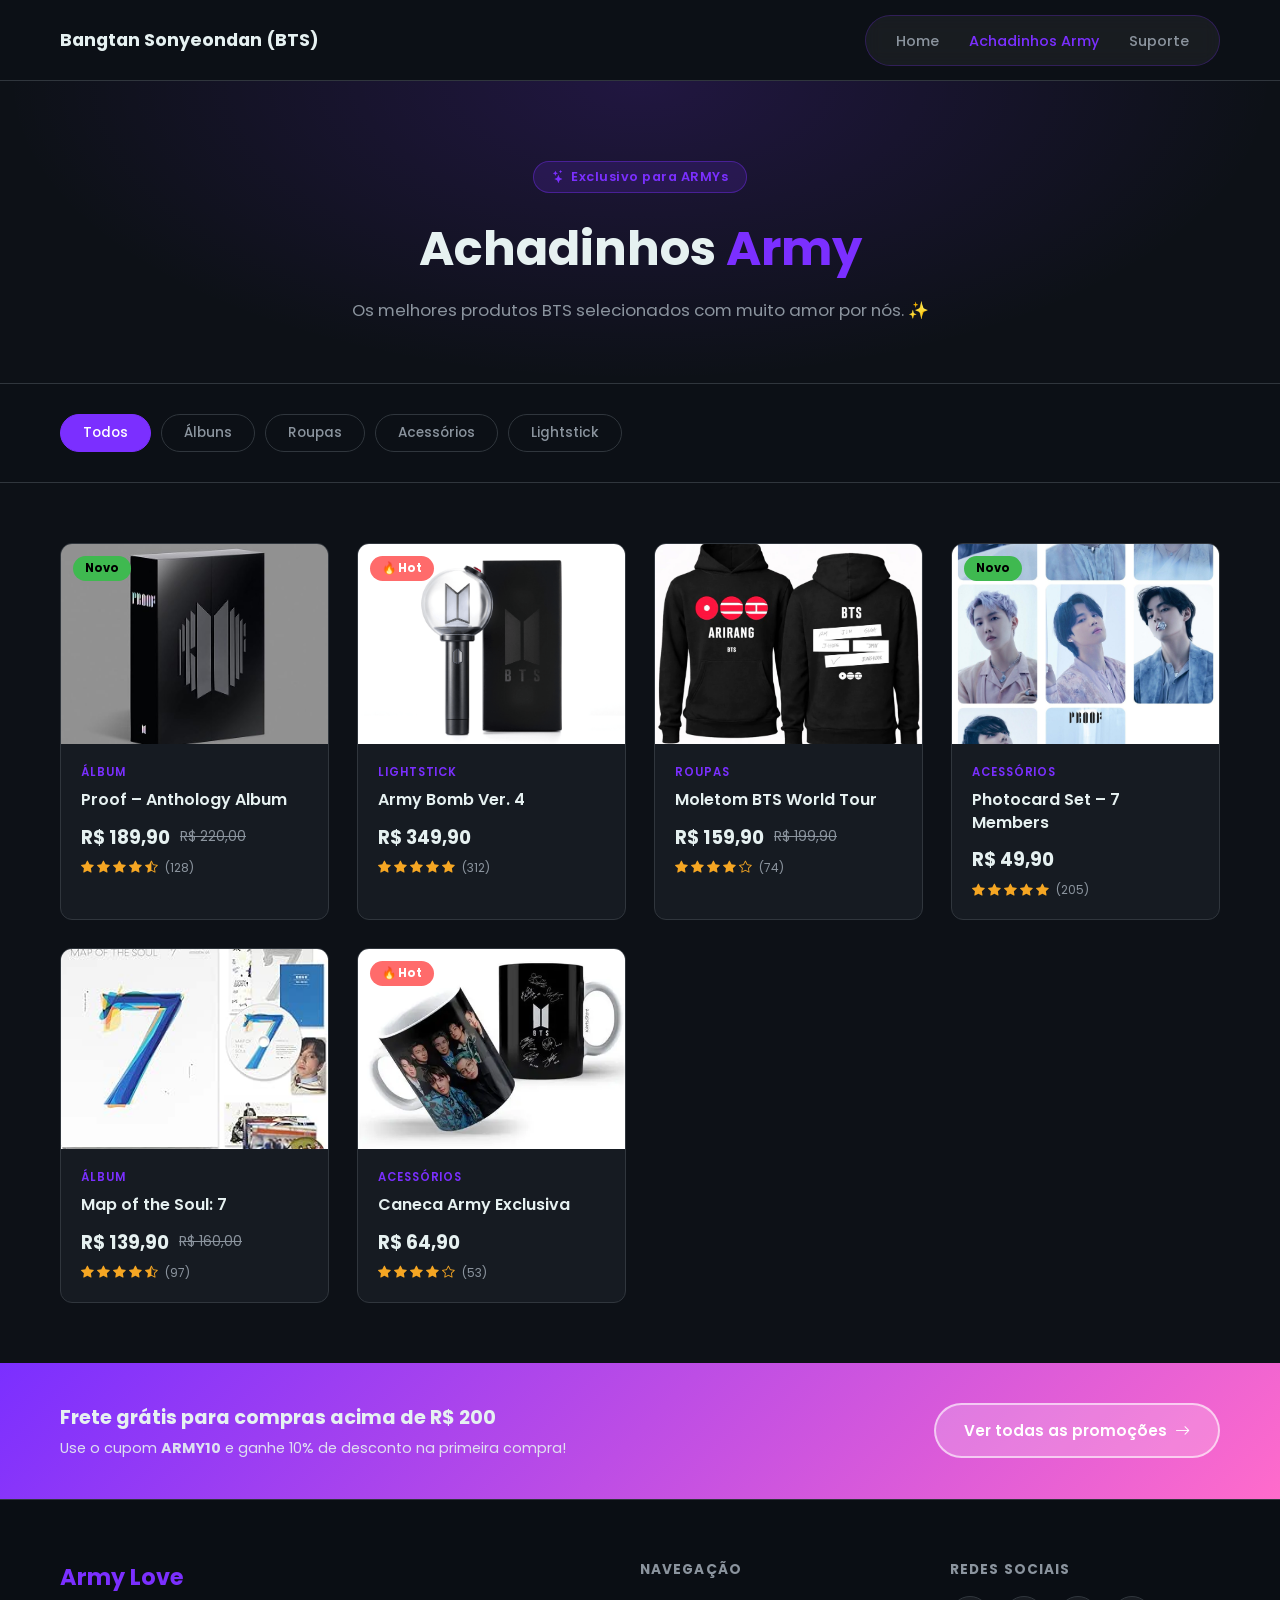
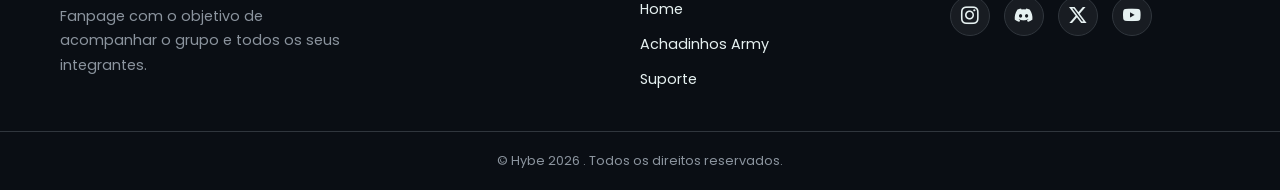
<file: pages/Achadinhos-army.html>
<!DOCTYPE html>
<html lang="pt-BR">

<head>
    <meta charset="UTF-8">
    <meta name="viewport" content="width=device-width, initial-scale=1.0">
    <title>Achadinhos Army – BTS Fan Page</title>
    <link href="https://fonts.googleapis.com/css2?family=Poppins:wght@300;400;600;700&display=swap" rel="stylesheet">
    <link rel="stylesheet" href="https://cdn.jsdelivr.net/npm/bootstrap-icons@1.11.3/font/bootstrap-icons.min.css">
    <link rel="stylesheet" href="../style.css">
</head>

<body>

    <!-- HEADER -->
    <header class="header-page">
        <div class="container header-container">
            <h1>Bangtan Sonyeondan (BTS)</h1>
            <nav>
                <ul class="header-menu">
                    <li><a href="../Index.html" class="item-menu">Home</a></li>
                    <li><a href="Achadinhos-army.html" class="item-menu active">Achadinhos Army</a></li>
                    <li><a href="suporte.html" class="item-menu">Suporte</a></li>
                </ul>
            </nav>
        </div>
    </header>

    <!-- HERO DA LOJA -->
    <section class="loja-hero">
        <div class="container">
            <span class="loja-badge"><i class="bi bi-stars"></i> Exclusivo para ARMYs</span>
            <h2>Achadinhos <span class="destaque">Army</span></h2>
            <p>Os melhores produtos BTS selecionados com muito amor por nós. ✨</p>
        </div>
    </section>

    <!-- FILTROS -->
    <section class="loja-filtros">
        <div class="container">
            <div class="filtros-wrapper">
                <button class="filtro-btn active" data-categoria="todos">Todos</button>
                <button class="filtro-btn" data-categoria="albuns">Álbuns</button>
                <button class="filtro-btn" data-categoria="roupas">Roupas</button>
                <button class="filtro-btn" data-categoria="acessorios">Acessórios</button>
                <button class="filtro-btn" data-categoria="lightstick">Lightstick</button>
            </div>
        </div>
    </section>

    <!-- GRADE DE PRODUTOS -->
    <section class="loja-produtos">
        <div class="container">
            <div class="produtos-grid">

                <!-- Card 1 -->
                <div class="produto-card" data-categoria="albuns">
                    <div class="produto-img">
                        <img src="/img/proof.jpg" alt="Álbum Proof">
                        <span class="badge-novo">Novo</span>
                        <div class="produto-overlay">
                            <a href="#" class="btn-comprar"><i class="bi bi-bag-plus"></i> Comprar</a>
                        </div>
                    </div>
                    <div class="produto-info">
                        <span class="produto-categoria">Álbum</span>
                        <h3 class="produto-nome">Proof – Anthology Album</h3>
                        <div class="produto-preco">
                            <span class="preco-atual">R$ 189,90</span>
                            <span class="preco-antigo">R$ 220,00</span>
                        </div>
                        <div class="produto-estrelas">
                            <i class="bi bi-star-fill"></i>
                            <i class="bi bi-star-fill"></i>
                            <i class="bi bi-star-fill"></i>
                            <i class="bi bi-star-fill"></i>
                            <i class="bi bi-star-half"></i>
                            <span>(128)</span>
                        </div>
                    </div>
                </div>

                <!-- Card 2 -->
                <div class="produto-card" data-categoria="lightstick">
                    <div class="produto-img">
                        <img src="/img/army-bomb-ver4.webp" alt="Lightstick">
                        <span class="badge-hot">🔥 Hot</span>
                        <div class="produto-overlay">
                            <a href="#" class="btn-comprar"><i class="bi bi-bag-plus"></i> Comprar</a>
                        </div>
                    </div>
                    <div class="produto-info">
                        <span class="produto-categoria">Lightstick</span>
                        <h3 class="produto-nome">Army Bomb Ver. 4</h3>
                        <div class="produto-preco">
                            <span class="preco-atual">R$ 349,90</span>
                        </div>
                        <div class="produto-estrelas">
                            <i class="bi bi-star-fill"></i>
                            <i class="bi bi-star-fill"></i>
                            <i class="bi bi-star-fill"></i>
                            <i class="bi bi-star-fill"></i>
                            <i class="bi bi-star-fill"></i>
                            <span>(312)</span>
                        </div>
                    </div>
                </div>

                <!-- Card 3 -->
                <div class="produto-card" data-categoria="roupas">
                    <div class="produto-img">
                        <img src="/img/Moletom.webp" alt="Moletom">
                        <div class="produto-overlay">
                            <a href="#" class="btn-comprar"><i class="bi bi-bag-plus"></i> Comprar</a>
                        </div>
                    </div>
                    <div class="produto-info">
                        <span class="produto-categoria">Roupas</span>
                        <h3 class="produto-nome">Moletom BTS World Tour</h3>
                        <div class="produto-preco">
                            <span class="preco-atual">R$ 159,90</span>
                            <span class="preco-antigo">R$ 199,90</span>
                        </div>
                        <div class="produto-estrelas">
                            <i class="bi bi-star-fill"></i>
                            <i class="bi bi-star-fill"></i>
                            <i class="bi bi-star-fill"></i>
                            <i class="bi bi-star-fill"></i>
                            <i class="bi bi-star"></i>
                            <span>(74)</span>
                        </div>
                    </div>
                </div>

                <!-- Card 4 -->
                <div class="produto-card" data-categoria="acessorios">
                    <div class="produto-img">
                        <img src="/img/R.jpg" alt="Photocard set">
                        <span class="badge-novo">Novo</span>
                        <div class="produto-overlay">
                            <a href="#" class="btn-comprar"><i class="bi bi-bag-plus"></i> Comprar</a>
                        </div>
                    </div>
                    <div class="produto-info">
                        <span class="produto-categoria">Acessórios</span>
                        <h3 class="produto-nome">Photocard Set – 7 Members</h3>
                        <div class="produto-preco">
                            <span class="preco-atual">R$ 49,90</span>
                        </div>
                        <div class="produto-estrelas">
                            <i class="bi bi-star-fill"></i>
                            <i class="bi bi-star-fill"></i>
                            <i class="bi bi-star-fill"></i>
                            <i class="bi bi-star-fill"></i>
                            <i class="bi bi-star-fill"></i>
                            <span>(205)</span>
                        </div>
                    </div>
                </div>

                <!-- Card 5 -->
                <div class="produto-card" data-categoria="albuns">
                    <div class="produto-img">
                        <img src="/img/map of the soul.jpg" alt="Map of the Soul">
                        <div class="produto-overlay">
                            <a href="#" class="btn-comprar"><i class="bi bi-bag-plus"></i> Comprar</a>
                        </div>
                    </div>
                    <div class="produto-info">
                        <span class="produto-categoria">Álbum</span>
                        <h3 class="produto-nome">Map of the Soul: 7</h3>
                        <div class="produto-preco">
                            <span class="preco-atual">R$ 139,90</span>
                            <span class="preco-antigo">R$ 160,00</span>
                        </div>
                        <div class="produto-estrelas">
                            <i class="bi bi-star-fill"></i>
                            <i class="bi bi-star-fill"></i>
                            <i class="bi bi-star-fill"></i>
                            <i class="bi bi-star-fill"></i>
                            <i class="bi bi-star-half"></i>
                            <span>(97)</span>
                        </div>
                    </div>
                </div>

                <!-- Card 6 -->
                <div class="produto-card" data-categoria="acessorios">
                    <div class="produto-img">
                        <img src="/img/Caneca.webp" alt="Caneca BTS">
                        <span class="badge-hot">🔥 Hot</span>
                        <div class="produto-overlay">
                            <a href="#" class="btn-comprar"><i class="bi bi-bag-plus"></i> Comprar</a>
                        </div>
                    </div>
                    <div class="produto-info">
                        <span class="produto-categoria">Acessórios</span>
                        <h3 class="produto-nome">Caneca Army Exclusiva</h3>
                        <div class="produto-preco">
                            <span class="preco-atual">R$ 64,90</span>
                        </div>
                        <div class="produto-estrelas">
                            <i class="bi bi-star-fill"></i>
                            <i class="bi bi-star-fill"></i>
                            <i class="bi bi-star-fill"></i>
                            <i class="bi bi-star-fill"></i>
                            <i class="bi bi-star"></i>
                            <span>(53)</span>
                        </div>
                    </div>
                </div>

            </div>
        </div>
    </section>

    <!-- BANNER PROMOÇÃO -->
    <section class="loja-banner">
        <div class="container banner-content">
            <div>
                <h3>Frete grátis para compras acima de R$ 200</h3>
                <p>Use o cupom <strong>ARMY10</strong> e ganhe 10% de desconto na primeira compra!</p>
            </div>
            <a href="#" class="btn-primario">Ver todas as promoções <i class="bi bi-arrow-right"></i></a>
        </div>
    </section>

    <!-- FOOTER -->
    <footer class="footer">
        <div class="container footer-inner">
            <div class="footer-brand">
                <h2>Army Love</h2>
                <p>Fanpage com o objetivo de acompanhar o grupo e todos os seus integrantes.</p>
            </div>
            <div class="footer-links">
                <h4>Navegação</h4>
                <ul>
                    <li><a href="../Index.html">Home</a></li>
                    <li><a href="Achadinhos-army.html">Achadinhos Army</a></li>
                    <li><a href="suporte.html">Suporte</a></li>
                </ul>
            </div>
            <div class="footer-social">
                <h4>Redes Sociais</h4>
                <div class="social-icons">
                    <a href="#"><i class="bi bi-instagram"></i></a>
                    <a href="#"><i class="bi bi-discord"></i></a>
                    <a href="#"><i class="bi bi-twitter-x"></i></a>
                    <a href="#"><i class="bi bi-youtube"></i></a>
                </div>
            </div>
        </div>
        <div class="footer-bottom">
            <p>© Hybe 2026 . Todos os direitos reservados.</p>
        </div>
    </footer>

    <script>
        // Filtro de categorias
        const botoes = document.querySelectorAll('.filtro-btn');
        const cards = document.querySelectorAll('.produto-card');

        botoes.forEach(btn => {
            btn.addEventListener('click', () => {
                botoes.forEach(b => b.classList.remove('active'));
                btn.classList.add('active');

                const cat = btn.dataset.categoria;
                cards.forEach(card => {
                    if (cat === 'todos' || card.dataset.categoria === cat) {
                        card.style.display = 'flex';
                        card.style.animation = 'fadeIn 0.4s ease';
                    } else {
                        card.style.display = 'none';
                    }
                });
            });
        });
    </script>

</body>
</html>
</file>
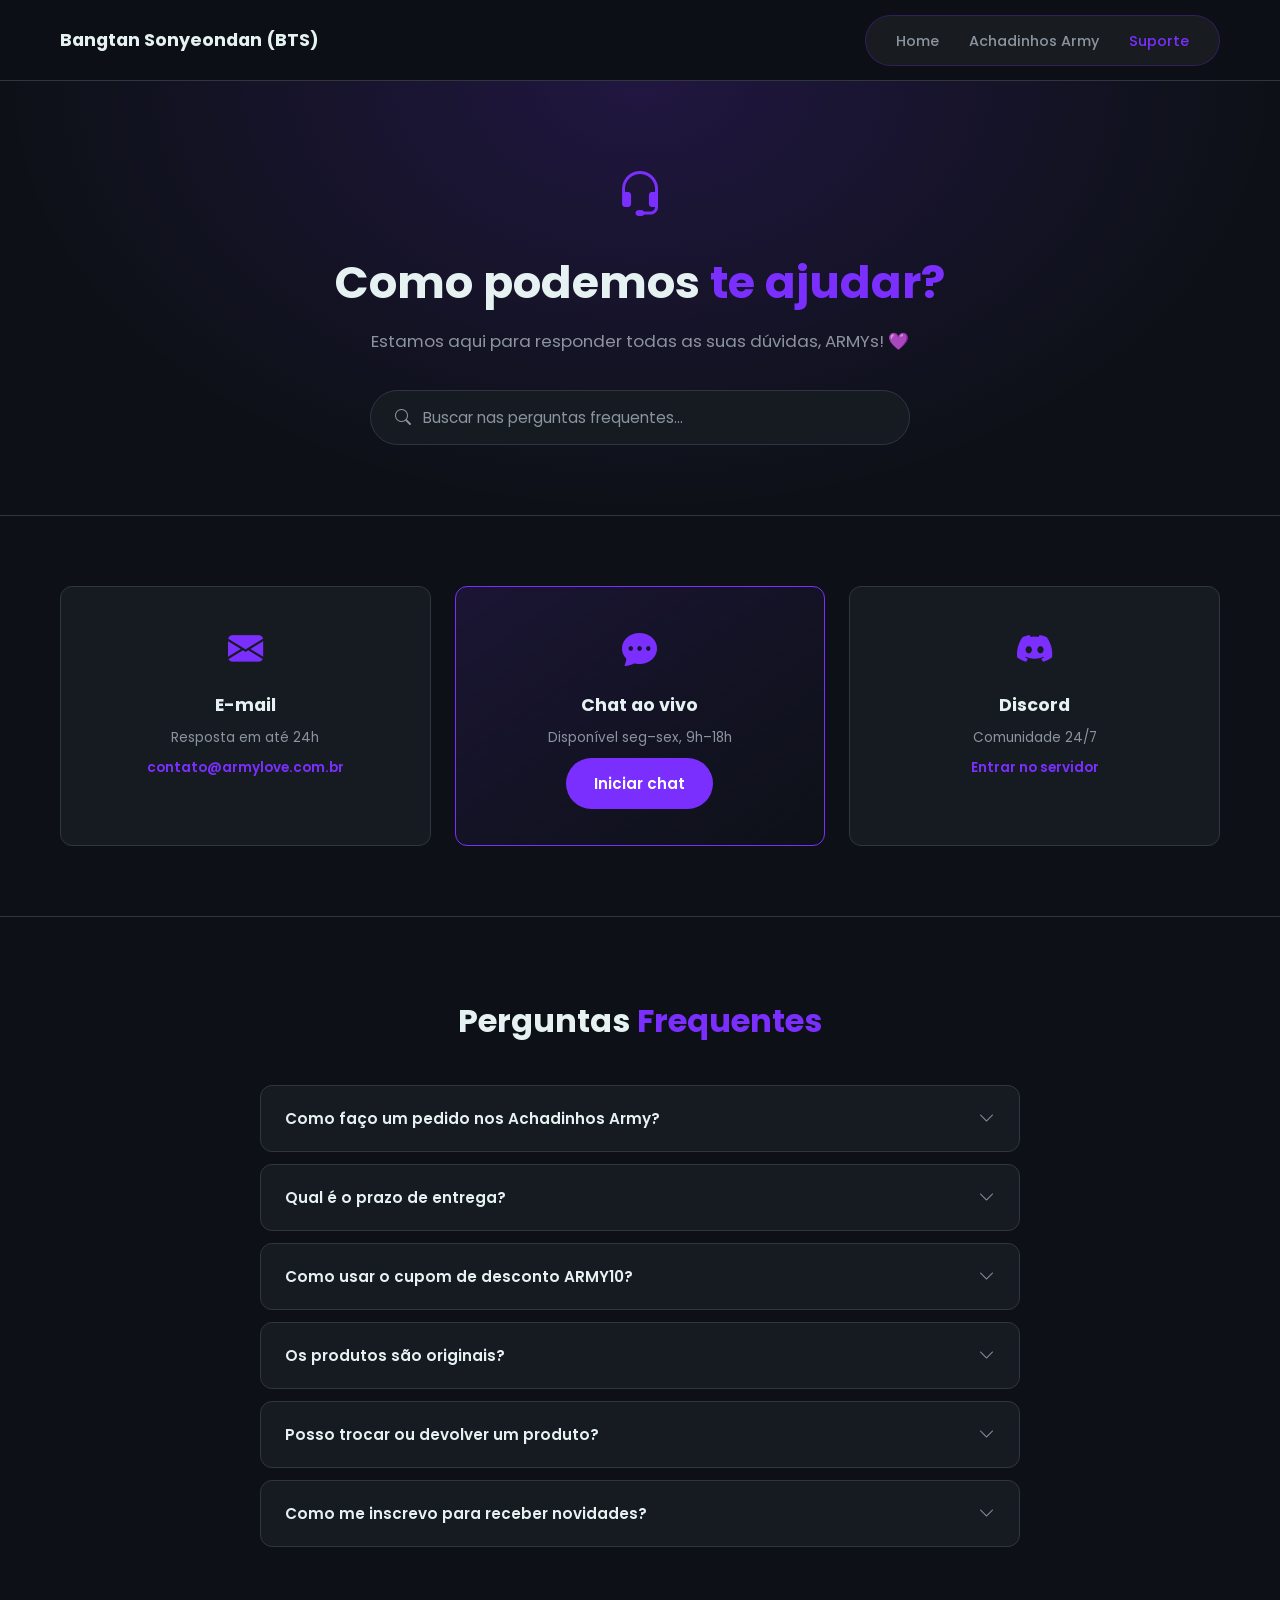
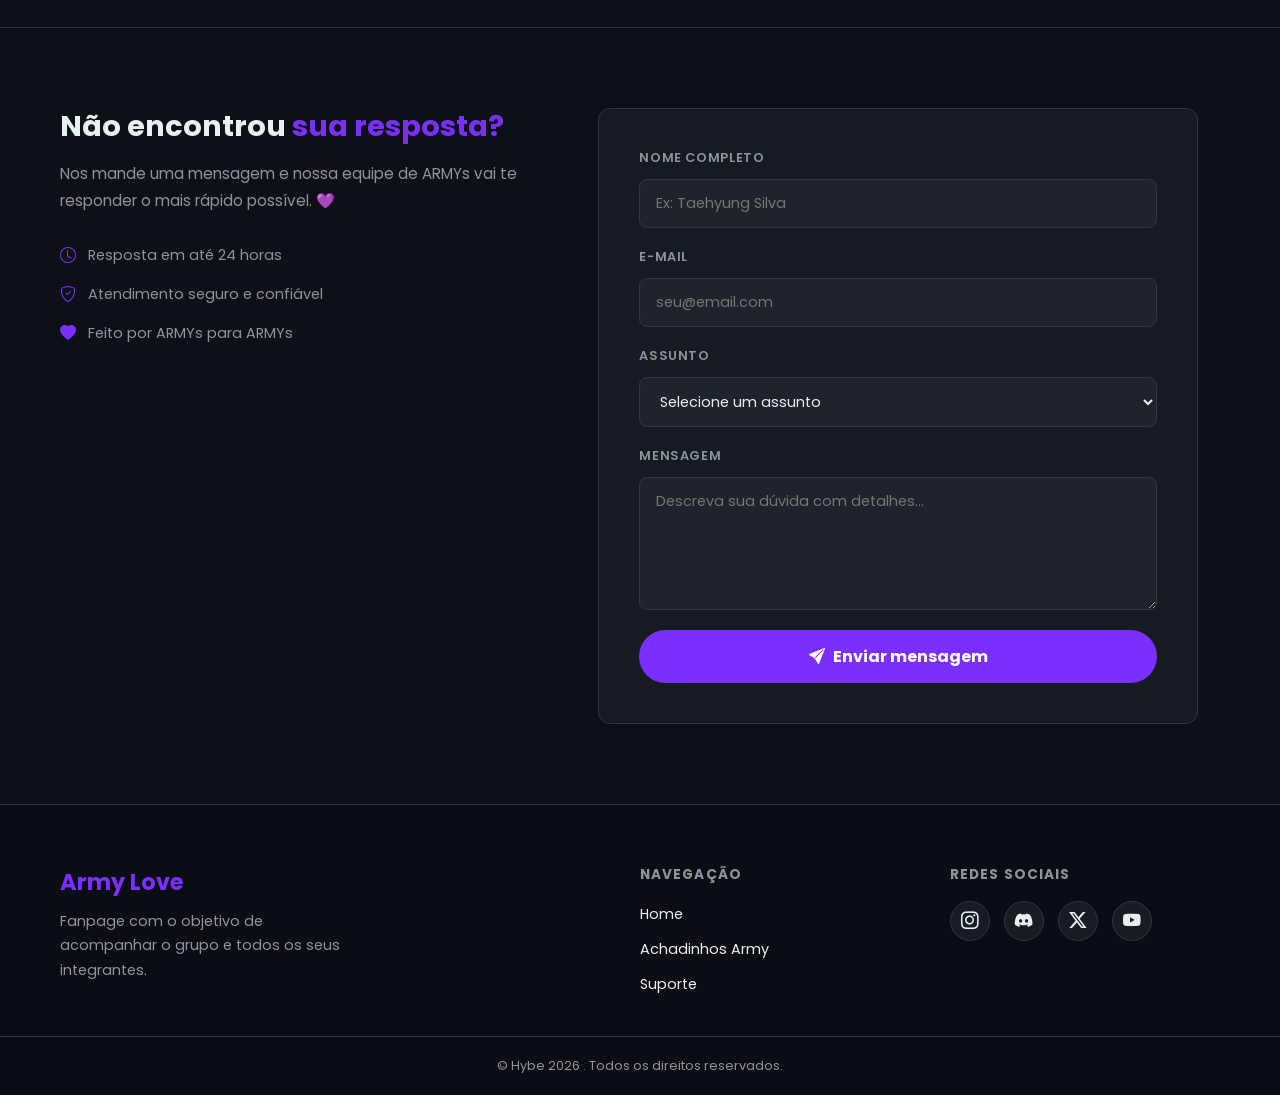
<file: pages/suporte.html>
<!DOCTYPE html>
<html lang="pt-BR">

<head>
    <meta charset="UTF-8">
    <meta name="viewport" content="width=device-width, initial-scale=1.0">
    <title>Suporte – BTS Fan Page</title>
    <link href="https://fonts.googleapis.com/css2?family=Poppins:wght@300;400;600;700&display=swap" rel="stylesheet">
    <link rel="stylesheet" href="https://cdn.jsdelivr.net/npm/bootstrap-icons@1.11.3/font/bootstrap-icons.min.css">
    <link rel="stylesheet" href="../style.css">
</head>

<body>

    <!-- HEADER -->
    <header class="header-page">
        <div class="container header-container">
            <h1>Bangtan Sonyeondan (BTS)</h1>
            <nav>
                <ul class="header-menu">
                    <li><a href="../Index.html" class="item-menu">Home</a></li>
                    <li><a href="Achadinhos-army.html" class="item-menu">Achadinhos Army</a></li>
                    <li><a href="suporte.html" class="item-menu active">Suporte</a></li>
                </ul>
            </nav>
        </div>
    </header>

    <!-- HERO DO SUPORTE -->
    <section class="suporte-hero">
        <div class="container">
            <i class="bi bi-headset suporte-icone-hero"></i>
            <h2>Como podemos <span class="destaque">te ajudar?</span></h2>
            <p>Estamos aqui para responder todas as suas dúvidas, ARMYs! 💜</p>
            <div class="suporte-busca">
                <i class="bi bi-search"></i>
                <input type="text" placeholder="Buscar nas perguntas frequentes...">
            </div>
        </div>
    </section>

    <!-- CARDS DE CONTATO RÁPIDO -->
    <section class="suporte-canais">
        <div class="container">
            <div class="canais-grid">
                <div class="canal-card">
                    <i class="bi bi-envelope-fill"></i>
                    <h3>E-mail</h3>
                    <p>Resposta em até 24h</p>
                    <a href="mailto:contato@armylove.com.br" class="canal-link">contato@armylove.com.br</a>
                </div>
                <div class="canal-card destaque-card">
                    <i class="bi bi-chat-dots-fill"></i>
                    <h3>Chat ao vivo</h3>
                    <p>Disponível seg–sex, 9h–18h</p>
                    <a href="#" class="btn-primario">Iniciar chat</a>
                </div>
                <div class="canal-card">
                    <i class="bi bi-discord"></i>
                    <h3>Discord</h3>
                    <p>Comunidade 24/7</p>
                    <a href="#" class="canal-link">Entrar no servidor</a>
                </div>
            </div>
        </div>
    </section>

    <!-- FAQ -->
    <section class="suporte-faq">
        <div class="container">
            <h2 class="secao-titulo">Perguntas <span class="destaque">Frequentes</span></h2>

            <div class="faq-lista">

                <div class="faq-item">
                    <button class="faq-pergunta">
                        <span>Como faço um pedido nos Achadinhos Army?</span>
                        <i class="bi bi-chevron-down faq-icone"></i>
                    </button>
                    <div class="faq-resposta">
                        <p>É super simples! Navegue até a página <strong>Achadinhos Army</strong>, escolha o produto que você quer, clique em "Comprar" e siga as instruções de pagamento. Aceitamos Pix, cartão de crédito e boleto.</p>
                    </div>
                </div>

                <div class="faq-item">
                    <button class="faq-pergunta">
                        <span>Qual é o prazo de entrega?</span>
                        <i class="bi bi-chevron-down faq-icone"></i>
                    </button>
                    <div class="faq-resposta">
                        <p>O prazo varia conforme a sua região. Em média, capitais recebem em 5–7 dias úteis e demais localidades em 8–15 dias úteis após a confirmação do pagamento.</p>
                    </div>
                </div>

                <div class="faq-item">
                    <button class="faq-pergunta">
                        <span>Como usar o cupom de desconto ARMY10?</span>
                        <i class="bi bi-chevron-down faq-icone"></i>
                    </button>
                    <div class="faq-resposta">
                        <p>Na etapa de finalização da compra, existe um campo chamado "Cupom de desconto". Digite <strong>ARMY10</strong> e clique em aplicar. O desconto de 10% será aplicado automaticamente no total.</p>
                    </div>
                </div>

                <div class="faq-item">
                    <button class="faq-pergunta">
                        <span>Os produtos são originais?</span>
                        <i class="bi bi-chevron-down faq-icone"></i>
                    </button>
                    <div class="faq-resposta">
                        <p>Sim! Todos os nossos produtos são adquiridos diretamente de distribuidores oficiais da HYBE ou de importadoras autorizadas. Garantimos autenticidade em cada item.</p>
                    </div>
                </div>

                <div class="faq-item">
                    <button class="faq-pergunta">
                        <span>Posso trocar ou devolver um produto?</span>
                        <i class="bi bi-chevron-down faq-icone"></i>
                    </button>
                    <div class="faq-resposta">
                        <p>Sim! Você tem até 7 dias corridos após o recebimento para solicitar troca ou devolução, conforme o Código de Defesa do Consumidor. Entre em contato pelo e-mail ou chat para iniciar o processo.</p>
                    </div>
                </div>

                <div class="faq-item">
                    <button class="faq-pergunta">
                        <span>Como me inscrevo para receber novidades?</span>
                        <i class="bi bi-chevron-down faq-icone"></i>
                    </button>
                    <div class="faq-resposta">
                        <p>Na página inicial (Home) há um formulário de newsletter. Basta digitar seu e-mail e clicar em "Inscrever-se". Você receberá todas as novidades sobre o BTS e promoções exclusivas!</p>
                    </div>
                </div>

            </div>
        </div>
    </section>

    <!-- FORMULÁRIO DE CONTATO -->
    <section class="suporte-contato">
        <div class="container">
            <div class="contato-wrapper">
                <div class="contato-texto">
                    <h2>Não encontrou <span class="destaque">sua resposta?</span></h2>
                    <p>Nos mande uma mensagem e nossa equipe de ARMYs vai te responder o mais rápido possível. 💜</p>
                    <ul class="contato-lista">
                        <li><i class="bi bi-clock"></i> Resposta em até 24 horas</li>
                        <li><i class="bi bi-shield-check"></i> Atendimento seguro e confiável</li>
                        <li><i class="bi bi-heart-fill"></i> Feito por ARMYs para ARMYs</li>
                    </ul>
                </div>

                <form class="contato-form" id="form-suporte">
                    <div class="form-group">
                        <label for="nome">Nome Completo</label>
                        <input type="text" id="nome" placeholder="Ex: Taehyung Silva" required>
                    </div>
                    <div class="form-group">
                        <label for="email-suporte">E-mail</label>
                        <input type="email" id="email-suporte" placeholder="seu@email.com" required>
                    </div>
                    <div class="form-group">
                        <label for="assunto">Assunto</label>
                        <select id="assunto" required>
                            <option value="" disabled selected>Selecione um assunto</option>
                            <option>Dúvida sobre pedido</option>
                            <option>Troca ou devolução</option>
                            <option>Problema com pagamento</option>
                            <option>Sugestão</option>
                            <option>Outro</option>
                        </select>
                    </div>
                    <div class="form-group">
                        <label for="mensagem">Mensagem</label>
                        <textarea id="mensagem" placeholder="Descreva sua dúvida com detalhes..." rows="5" required></textarea>
                    </div>
                    <button type="submit" class="btn-primario btn-full">
                        <i class="bi bi-send-fill"></i> Enviar mensagem
                    </button>
                </form>
            </div>
        </div>
    </section>

    <!-- FOOTER -->
    <footer class="footer">
        <div class="container footer-inner">
            <div class="footer-brand">
                <h2>Army Love</h2>
                <p>Fanpage com o objetivo de acompanhar o grupo e todos os seus integrantes.</p>
            </div>
            <div class="footer-links">
                <h4>Navegação</h4>
                <ul>
                    <li><a href="../Index.html">Home</a></li>
                    <li><a href="Achadinhos-army.html">Achadinhos Army</a></li>
                    <li><a href="suporte.html">Suporte</a></li>
                </ul>
            </div>
            <div class="footer-social">
                <h4>Redes Sociais</h4>
                <div class="social-icons">
                    <a href="#"><i class="bi bi-instagram"></i></a>
                    <a href="#"><i class="bi bi-discord"></i></a>
                    <a href="#"><i class="bi bi-twitter-x"></i></a>
                    <a href="#"><i class="bi bi-youtube"></i></a>
                </div>
            </div>
        </div>
        <div class="footer-bottom">
            <p>© Hybe 2026 . Todos os direitos reservados.</p>
        </div>
    </footer>

    <script>
        // FAQ accordion
        document.querySelectorAll('.faq-pergunta').forEach(btn => {
            btn.addEventListener('click', () => {
                const item = btn.parentElement;
                const aberto = item.classList.contains('aberto');

                document.querySelectorAll('.faq-item').forEach(i => i.classList.remove('aberto'));
                if (!aberto) item.classList.add('aberto');
            });
        });

        // Form suporte
        document.getElementById('form-suporte').addEventListener('submit', function (e) {
            e.preventDefault();
            const nome = document.getElementById('nome').value;
            alert(`Mensagem enviada com sucesso, ${nome}! Nossa equipe vai te responder em breve. 💜`);
            this.reset();
        });
    </script>

</body>
</html>
</file>
<file: style.css>
/* =============================================
   VARIÁVEIS & RESET
   ============================================= */
:root {
    --primary: #7b2fff;
    --primary-dark: #5a1fcf;
    --primary-glow: rgba(123, 47, 255, 0.35);
    --accent: #ff6bcb;
    --dark-bg: #0d1117;
    --card-bg: #161b22;
    --border: #30363d;
    --light-text: #e6f1f1;
    --muted: #8b949e;
    --success: #3fb950;
    --radius: 12px;
    --transition: 0.3s ease;
}

* {
    margin: 0;
    padding: 0;
    box-sizing: border-box;
    font-family: 'Poppins', sans-serif;
}

body {
    background-color: var(--dark-bg);
    color: var(--light-text);
    overflow-x: hidden;
}

/* =============================================
   UTILITÁRIOS
   ============================================= */
.container {
    max-width: 1200px;
    margin: 0 auto;
    padding: 0 20px;
}

.destaque {
    color: var(--primary);
}

.secao-titulo {
    font-size: 2rem;
    font-weight: 700;
    margin-bottom: 40px;
    text-align: center;
}

.btn-primario {
    display: inline-flex;
    align-items: center;
    gap: 8px;
    padding: 14px 28px;
    background: var(--primary);
    color: #fff;
    border: none;
    border-radius: 40px;
    font-size: 0.95rem;
    font-weight: 600;
    cursor: pointer;
    text-decoration: none;
    transition: var(--transition);
}

.btn-primario:hover {
    background: var(--primary-dark);
    transform: translateY(-2px);
    box-shadow: 0 8px 20px var(--primary-glow);
}

.btn-full {
    width: 100%;
    justify-content: center;
}

@keyframes fadeIn {
    from { opacity: 0; transform: translateY(16px); }
    to   { opacity: 1; transform: translateY(0); }
}

/* =============================================
   HEADER
   ============================================= */
.header-page {
    position: sticky;
    top: 0;
    z-index: 100;
    background: rgba(13, 17, 23, 0.85);
    backdrop-filter: blur(12px);
    border-bottom: 1px solid var(--border);
}

.header-container {
    height: 80px;
    display: flex;
    align-items: center;
    justify-content: space-between;
}

.header-container h1 {
    font-size: 1.1rem;
    font-weight: 700;
    color: var(--light-text);
}

.header-menu {
    display: flex;
    gap: 30px;
    list-style: none;
    padding: 12px 30px;
    background: rgba(255, 255, 255, 0.05);
    backdrop-filter: blur(8px);
    border-radius: 40px;
    border: 1px solid rgba(123, 47, 255, 0.25);
}

.item-menu {
    color: var(--muted);
    text-decoration: none;
    font-weight: 500;
    font-size: 0.9rem;
    transition: var(--transition);
}

.item-menu:hover,
.item-menu.active {
    color: var(--light-text);
}

.item-menu.active {
    color: var(--primary);
}

/* =============================================
   HERO – INDEX
   ============================================= */
.hero {
    height: calc(100vh - 80px);
    display: flex;
    align-items: center;
    text-align: center;
    position: relative;
    overflow: hidden;
}

.hero .container {
    position: relative;
    z-index: 2;
}

.hero h2 {
    font-size: clamp(2rem, 5vw, 3.5rem);
    font-weight: 700;
    margin-bottom: 16px;
}

.hero p {
    font-size: 1.1rem;
    color: var(--muted);
}

.hero::after {
    content: '';
    position: absolute;
    inset: 0;
    background: linear-gradient(to top, var(--dark-bg) 0%, rgba(13,17,23,0.55) 50%, transparent 100%);
    z-index: 1;
}

.video {
    position: absolute;
    top: 0;
    left: 0;
    width: 100%;
    height: 100%;
    object-fit: cover;
    z-index: 0;
}

/* =============================================
   MEMBROS – INDEX
   ============================================= */
.membros {
    padding: 80px 0;
}

.membros h2 {
    font-size: 1.8rem;
    font-weight: 700;
}

.grid-cards {
    display: grid;
    grid-template-columns: repeat(auto-fit, minmax(220px, 1fr));
    gap: 25px;
}

.card {
    background-color: var(--card-bg);
    border-radius: var(--radius);
    overflow: hidden;
    text-decoration: none;
    transition: var(--transition);
    display: block;
    border: 1px solid var(--border);
}

.card:hover {
    transform: translateY(-10px);
    border-color: var(--primary);
    box-shadow: 0 12px 30px var(--primary-glow);
}

.card img {
    width: 100%;
    aspect-ratio: 3/4;
    object-fit: cover;
    opacity: 0.75;
    transition: var(--transition);
}

.card:hover img {
    opacity: 1;
    transform: scale(1.04);
}

.membros-info {
    padding: 20px;
    text-align: center;
    color: var(--light-text);
}

/* =============================================
   NEWSLETTER – INDEX
   ============================================= */
.newsletter {
    background: linear-gradient(135deg, rgba(123,47,255,0.12) 0%, rgba(255,107,203,0.08) 100%);
    border-top: 1px solid var(--border);
    border-bottom: 1px solid var(--border);
    padding: 80px 0;
    text-align: center;
}

.newsletter h2 {
    font-size: 1.7rem;
    margin-bottom: 8px;
}

.newsletter-form {
    display: flex;
    gap: 10px;
    max-width: 500px;
    margin: 40px auto 0;
}

.newsletter-form input {
    flex: 1;
    padding: 14px 18px;
    border-radius: 40px;
    background: rgba(255, 255, 255, 0.06);
    border: 1px solid var(--border);
    color: var(--light-text);
    font-size: 0.9rem;
    outline: none;
    transition: var(--transition);
}

.newsletter-form input:focus {
    border-color: var(--primary);
    background: rgba(123, 47, 255, 0.08);
}

.newsletter-form button {
    padding: 14px 28px;
    background: var(--primary);
    border: none;
    border-radius: 40px;
    color: #fff;
    font-weight: 600;
    cursor: pointer;
    transition: var(--transition);
    white-space: nowrap;
}

.newsletter-form button:hover {
    background: var(--primary-dark);
    transform: translateY(-2px);
}

/* =============================================
   FORMULÁRIO DE CONTATO – INDEX
   ============================================= */
.contato-form {
    max-width: 600px;
    margin: 60px auto;
    padding: 40px;
    background: var(--card-bg);
    border-radius: var(--radius);
    border: 1px solid var(--border);
    display: flex;
    flex-direction: column;
    gap: 20px;
}

.contato-form label {
    display: block;
    font-size: 0.85rem;
    font-weight: 600;
    color: var(--muted);
    margin-bottom: 6px;
    text-transform: uppercase;
    letter-spacing: 0.05em;
}

.contato-form input,
.contato-form textarea {
    width: 100%;
    padding: 14px 16px;
    background: rgba(255, 255, 255, 0.04);
    border: 1px solid var(--border);
    border-radius: 8px;
    color: var(--light-text);
    font-size: 0.95rem;
    font-family: 'Poppins', sans-serif;
    outline: none;
    transition: var(--transition);
    resize: vertical;
}

.contato-form input:focus,
.contato-form textarea:focus {
    border-color: var(--primary);
}

.contato-form button[type="submit"] {
    padding: 14px;
    background: var(--primary);
    border: none;
    border-radius: 40px;
    color: #fff;
    font-size: 1rem;
    font-weight: 700;
    cursor: pointer;
    transition: var(--transition);
}

.contato-form button[type="submit"]:hover {
    background: var(--primary-dark);
    box-shadow: 0 8px 20px var(--primary-glow);
}

/* =============================================
   FOOTER
   ============================================= */
.footer {
    background: #0a0e14;
    border-top: 1px solid var(--border);
    padding-top: 60px;
}

.footer-inner {
    display: grid;
    grid-template-columns: 2fr 1fr 1fr;
    gap: 40px;
    padding-bottom: 40px;
}

.footer-brand h2 {
    font-size: 1.4rem;
    margin-bottom: 10px;
    color: var(--primary);
}

.footer-brand p {
    color: var(--muted);
    font-size: 0.9rem;
    line-height: 1.7;
    max-width: 280px;
}

.footer-links h4,
.footer-social h4 {
    font-size: 0.85rem;
    text-transform: uppercase;
    letter-spacing: 0.08em;
    color: var(--muted);
    margin-bottom: 16px;
}

.footer-links ul {
    list-style: none;
    display: flex;
    flex-direction: column;
    gap: 10px;
}

.footer-links ul a {
    color: var(--light-text);
    text-decoration: none;
    font-size: 0.9rem;
    transition: var(--transition);
}

.footer-links ul a:hover {
    color: var(--primary);
}

.social-icons {
    display: flex;
    gap: 14px;
}

.social-icons a {
    width: 40px;
    height: 40px;
    border-radius: 50%;
    background: rgba(255,255,255,0.06);
    border: 1px solid var(--border);
    display: flex;
    align-items: center;
    justify-content: center;
    color: var(--light-text);
    font-size: 1.1rem;
    text-decoration: none;
    transition: var(--transition);
}

.social-icons a:hover {
    background: var(--primary);
    border-color: var(--primary);
    transform: translateY(-3px);
}

.footer-bottom {
    border-top: 1px solid var(--border);
    padding: 20px;
    text-align: center;
    color: var(--muted);
    font-size: 0.8rem;
}

/* =============================================
   PÁGINA: ACHADINHOS ARMY (LOJA)
   ============================================= */

/* Hero da loja */
.loja-hero {
    padding: 80px 0 60px;
    text-align: center;
    background: radial-gradient(ellipse at top, rgba(123,47,255,0.18) 0%, transparent 70%);
    border-bottom: 1px solid var(--border);
}

.loja-badge {
    display: inline-flex;
    align-items: center;
    gap: 6px;
    padding: 6px 18px;
    background: rgba(123, 47, 255, 0.15);
    border: 1px solid rgba(123, 47, 255, 0.4);
    border-radius: 40px;
    font-size: 0.8rem;
    font-weight: 600;
    color: var(--primary);
    margin-bottom: 20px;
    letter-spacing: 0.04em;
}

.loja-hero h2 {
    font-size: clamp(2rem, 4vw, 3rem);
    font-weight: 700;
    margin-bottom: 12px;
}

.loja-hero p {
    color: var(--muted);
    font-size: 1.05rem;
}

/* Filtros */
.loja-filtros {
    padding: 30px 0;
    border-bottom: 1px solid var(--border);
    position: sticky;
    top: 80px;
    background: rgba(13,17,23,0.9);
    backdrop-filter: blur(10px);
    z-index: 50;
}

.filtros-wrapper {
    display: flex;
    gap: 10px;
    flex-wrap: wrap;
}

.filtro-btn {
    padding: 8px 22px;
    border-radius: 40px;
    border: 1px solid var(--border);
    background: transparent;
    color: var(--muted);
    font-size: 0.85rem;
    font-weight: 500;
    cursor: pointer;
    transition: var(--transition);
    font-family: 'Poppins', sans-serif;
}

.filtro-btn:hover {
    border-color: var(--primary);
    color: var(--light-text);
}

.filtro-btn.active {
    background: var(--primary);
    border-color: var(--primary);
    color: #fff;
}

/* Grade de produtos */
.loja-produtos {
    padding: 60px 0;
}

.produtos-grid {
    display: grid;
    grid-template-columns: repeat(auto-fill, minmax(260px, 1fr));
    gap: 28px;
}

.produto-card {
    background: var(--card-bg);
    border-radius: var(--radius);
    overflow: hidden;
    border: 1px solid var(--border);
    display: flex;
    flex-direction: column;
    transition: var(--transition);
    animation: fadeIn 0.4s ease;
}

.produto-card:hover {
    transform: translateY(-8px);
    border-color: rgba(123, 47, 255, 0.5);
    box-shadow: 0 16px 40px rgba(0,0,0,0.4);
}

.produto-img {
    position: relative;
    overflow: hidden;
}

.produto-img img {
    width: 100%;
    aspect-ratio: 4/3;
    object-fit: cover;
    transition: var(--transition);
    display: block;
}

.produto-card:hover .produto-img img {
    transform: scale(1.06);
    opacity: 0.85;
}

.badge-novo,
.badge-hot {
    position: absolute;
    top: 12px;
    left: 12px;
    padding: 4px 12px;
    border-radius: 20px;
    font-size: 0.72rem;
    font-weight: 700;
    z-index: 2;
}

.badge-novo {
    background: var(--success);
    color: #000;
}

.badge-hot {
    background: #ff6b6b;
    color: #fff;
}

.produto-overlay {
    position: absolute;
    inset: 0;
    background: rgba(0,0,0,0.5);
    display: flex;
    align-items: center;
    justify-content: center;
    opacity: 0;
    transition: var(--transition);
}

.produto-card:hover .produto-overlay {
    opacity: 1;
}

.btn-comprar {
    display: inline-flex;
    align-items: center;
    gap: 8px;
    padding: 12px 24px;
    background: var(--primary);
    color: #fff;
    border-radius: 40px;
    text-decoration: none;
    font-weight: 600;
    font-size: 0.9rem;
    transform: translateY(8px);
    transition: var(--transition);
}

.produto-card:hover .btn-comprar {
    transform: translateY(0);
}

.produto-info {
    padding: 20px;
    display: flex;
    flex-direction: column;
    gap: 8px;
    flex: 1;
}

.produto-categoria {
    font-size: 0.72rem;
    font-weight: 600;
    text-transform: uppercase;
    letter-spacing: 0.08em;
    color: var(--primary);
}

.produto-nome {
    font-size: 1rem;
    font-weight: 600;
    line-height: 1.4;
}

.produto-preco {
    display: flex;
    align-items: center;
    gap: 10px;
    margin-top: 4px;
}

.preco-atual {
    font-size: 1.15rem;
    font-weight: 700;
    color: var(--light-text);
}

.preco-antigo {
    font-size: 0.85rem;
    color: var(--muted);
    text-decoration: line-through;
}

.produto-estrelas {
    display: flex;
    align-items: center;
    gap: 3px;
    font-size: 0.8rem;
    color: #f5a623;
}

.produto-estrelas span {
    color: var(--muted);
    margin-left: 4px;
    font-size: 0.75rem;
}

/* Banner promoção */
.loja-banner {
    background: linear-gradient(135deg, var(--primary) 0%, var(--accent) 100%);
    padding: 40px 0;
    margin-bottom: 0;
}

.banner-content {
    display: flex;
    align-items: center;
    justify-content: space-between;
    gap: 30px;
    flex-wrap: wrap;
}

.banner-content h3 {
    font-size: 1.2rem;
    font-weight: 700;
    margin-bottom: 6px;
}

.banner-content p {
    font-size: 0.9rem;
    opacity: 0.9;
}

.banner-content .btn-primario {
    background: rgba(255,255,255,0.2);
    border: 2px solid rgba(255,255,255,0.6);
    white-space: nowrap;
}

.banner-content .btn-primario:hover {
    background: rgba(255,255,255,0.35);
}

/* =============================================
   PÁGINA: SUPORTE
   ============================================= */

/* Hero suporte */
.suporte-hero {
    padding: 80px 0 70px;
    text-align: center;
    background: radial-gradient(ellipse at top, rgba(123,47,255,0.18) 0%, transparent 70%);
    border-bottom: 1px solid var(--border);
}

.suporte-icone-hero {
    font-size: 3rem;
    color: var(--primary);
    display: block;
    margin-bottom: 16px;
}

.suporte-hero h2 {
    font-size: clamp(1.8rem, 4vw, 2.8rem);
    font-weight: 700;
    margin-bottom: 12px;
}

.suporte-hero p {
    color: var(--muted);
    font-size: 1.05rem;
    margin-bottom: 36px;
}

.suporte-busca {
    display: inline-flex;
    align-items: center;
    gap: 12px;
    max-width: 540px;
    width: 100%;
    background: var(--card-bg);
    border: 1px solid var(--border);
    border-radius: 40px;
    padding: 14px 24px;
    transition: var(--transition);
}

.suporte-busca:focus-within {
    border-color: var(--primary);
    box-shadow: 0 0 0 3px var(--primary-glow);
}

.suporte-busca i {
    color: var(--muted);
    font-size: 1rem;
}

.suporte-busca input {
    flex: 1;
    background: transparent;
    border: none;
    outline: none;
    color: var(--light-text);
    font-size: 0.95rem;
    font-family: 'Poppins', sans-serif;
}

.suporte-busca input::placeholder {
    color: var(--muted);
}

/* Canais de contato */
.suporte-canais {
    padding: 70px 0;
    border-bottom: 1px solid var(--border);
}

.canais-grid {
    display: grid;
    grid-template-columns: repeat(auto-fit, minmax(240px, 1fr));
    gap: 24px;
}

.canal-card {
    background: var(--card-bg);
    border: 1px solid var(--border);
    border-radius: var(--radius);
    padding: 36px 28px;
    text-align: center;
    transition: var(--transition);
    display: flex;
    flex-direction: column;
    align-items: center;
    gap: 10px;
}

.canal-card:hover {
    border-color: rgba(123,47,255,0.4);
    transform: translateY(-6px);
}

.canal-card.destaque-card {
    border-color: var(--primary);
    background: linear-gradient(145deg, rgba(123,47,255,0.12) 0%, rgba(13,17,23,1) 100%);
}

.canal-card i {
    font-size: 2.2rem;
    color: var(--primary);
    margin-bottom: 6px;
}

.canal-card h3 {
    font-size: 1.1rem;
    font-weight: 700;
}

.canal-card p {
    font-size: 0.85rem;
    color: var(--muted);
}

.canal-link {
    color: var(--primary);
    font-size: 0.85rem;
    font-weight: 600;
    text-decoration: none;
    transition: var(--transition);
}

.canal-link:hover {
    color: var(--accent);
}

/* FAQ */
.suporte-faq {
    padding: 80px 0;
    border-bottom: 1px solid var(--border);
}

.faq-lista {
    max-width: 760px;
    margin: 0 auto;
    display: flex;
    flex-direction: column;
    gap: 12px;
}

.faq-item {
    background: var(--card-bg);
    border: 1px solid var(--border);
    border-radius: var(--radius);
    overflow: hidden;
    transition: var(--transition);
}

.faq-item.aberto {
    border-color: rgba(123,47,255,0.45);
}

.faq-pergunta {
    width: 100%;
    display: flex;
    align-items: center;
    justify-content: space-between;
    padding: 20px 24px;
    background: transparent;
    border: none;
    color: var(--light-text);
    font-size: 0.95rem;
    font-weight: 600;
    font-family: 'Poppins', sans-serif;
    cursor: pointer;
    text-align: left;
    gap: 16px;
    transition: var(--transition);
}

.faq-pergunta:hover {
    color: var(--primary);
}

.faq-icone {
    font-size: 1rem;
    flex-shrink: 0;
    transition: transform 0.3s ease;
    color: var(--muted);
}

.faq-item.aberto .faq-icone {
    transform: rotate(180deg);
    color: var(--primary);
}

.faq-resposta {
    max-height: 0;
    overflow: hidden;
    transition: max-height 0.4s ease, padding 0.3s ease;
}

.faq-item.aberto .faq-resposta {
    max-height: 300px;
}

.faq-resposta p {
    padding: 0 24px 22px;
    font-size: 0.9rem;
    color: var(--muted);
    line-height: 1.75;
}

.faq-resposta strong {
    color: var(--primary);
}

/* Formulário de contato – Suporte */
.suporte-contato {
    padding: 80px 0;
}

.contato-wrapper {
    display: grid;
    grid-template-columns: 1fr 1.3fr;
    gap: 60px;
    align-items: start;
}

.contato-texto h2 {
    font-size: 1.8rem;
    font-weight: 700;
    margin-bottom: 16px;
    line-height: 1.3;
}

.contato-texto p {
    color: var(--muted);
    font-size: 0.95rem;
    line-height: 1.75;
    margin-bottom: 28px;
}

.contato-lista {
    list-style: none;
    display: flex;
    flex-direction: column;
    gap: 14px;
}

.contato-lista li {
    display: flex;
    align-items: center;
    gap: 12px;
    font-size: 0.9rem;
    color: var(--muted);
}

.contato-lista i {
    color: var(--primary);
    font-size: 1rem;
}

/* Form do suporte (usa .contato-form do global + .form-group) */
.form-group {
    display: flex;
    flex-direction: column;
    gap: 6px;
}

.suporte-contato .contato-form {
    margin: 0;
}

.suporte-contato .contato-form label {
    font-size: 0.8rem;
    font-weight: 600;
    color: var(--muted);
    text-transform: uppercase;
    letter-spacing: 0.05em;
}

.suporte-contato .contato-form input,
.suporte-contato .contato-form textarea,
.suporte-contato .contato-form select {
    width: 100%;
    padding: 13px 16px;
    background: rgba(255,255,255,0.04);
    border: 1px solid var(--border);
    border-radius: 8px;
    color: var(--light-text);
    font-size: 0.9rem;
    font-family: 'Poppins', sans-serif;
    outline: none;
    transition: var(--transition);
    resize: vertical;
}

.suporte-contato .contato-form select {
    cursor: pointer;
}

.suporte-contato .contato-form select option {
    background: var(--card-bg);
}

.suporte-contato .contato-form input:focus,
.suporte-contato .contato-form textarea:focus,
.suporte-contato .contato-form select:focus {
    border-color: var(--primary);
    background: rgba(123,47,255,0.06);
}

/* =============================================
   RESPONSIVO
   ============================================= */
@media (max-width: 768px) {
    .header-container h1 {
        display: none;
    }

    .header-menu {
        gap: 16px;
        padding: 10px 20px;
    }

    .footer-inner {
        grid-template-columns: 1fr;
        gap: 30px;
    }

    .banner-content {
        flex-direction: column;
        text-align: center;
    }

    .contato-wrapper {
        grid-template-columns: 1fr;
        gap: 40px;
    }

    .newsletter-form {
        flex-direction: column;
        align-items: stretch;
    }

    .canais-grid {
        grid-template-columns: 1fr;
    }
}
</file>
